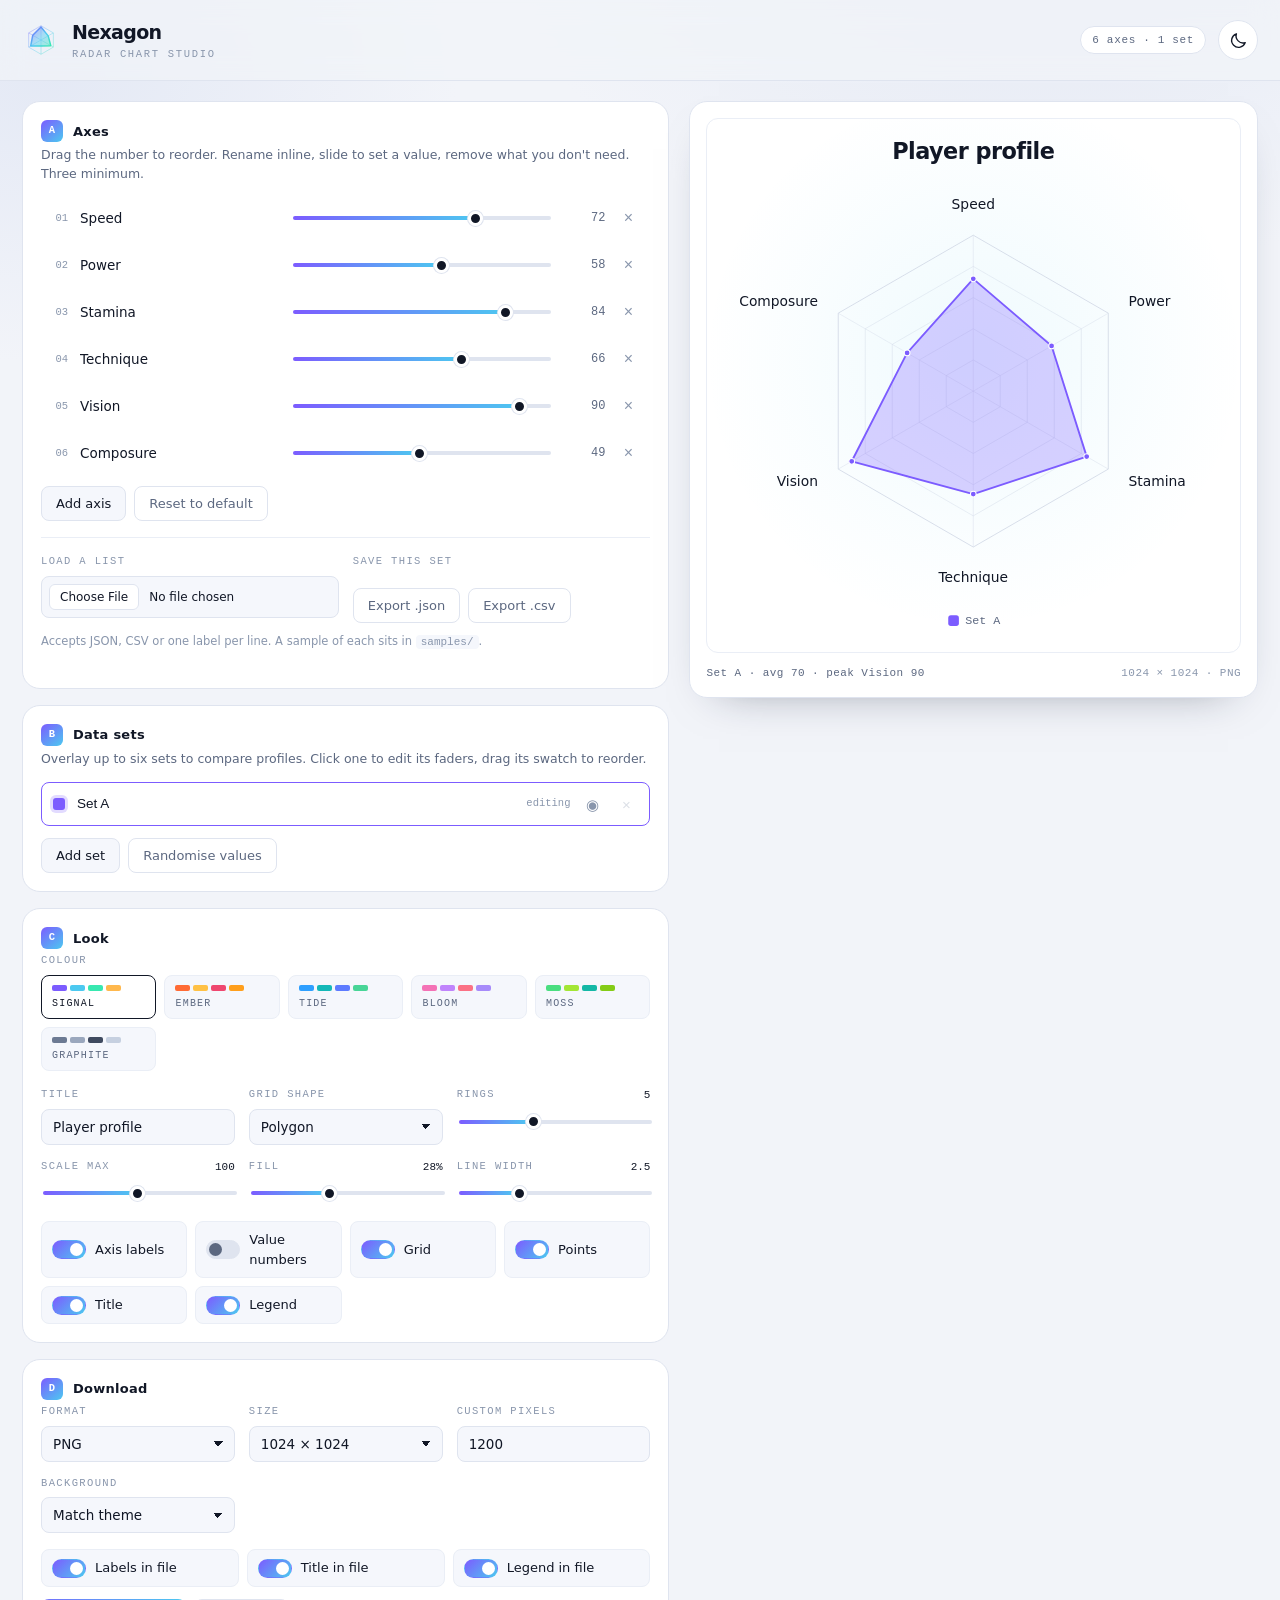
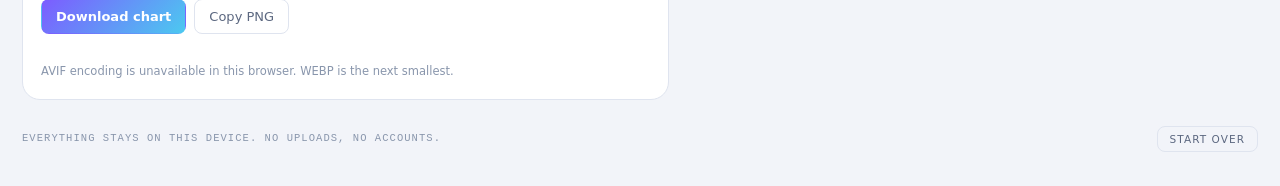
<file: index.html>
<!DOCTYPE html>
<html lang="en" data-theme="dark" data-palette="signal">
<head>
<meta charset="utf-8">
<meta name="viewport" content="width=device-width, initial-scale=1">
<title>Nexagon — radar chart studio</title>
<meta name="description" content="Build, style and export radar charts. Runs entirely in your browser.">
<meta name="color-scheme" content="dark light">
<link rel="canonical" href="https://radar.reizu.dev/">

<meta name="theme-color" content="#080B12">

<meta property="og:type" content="website">
<meta property="og:site_name" content="Nexagon">
<meta property="og:title" content="Nexagon — radar chart studio">
<meta property="og:description" content="Build, style and export radar charts. Runs entirely in your browser.">
<meta property="og:url" content="https://radar.reizu.dev/">
<meta property="og:image" content="https://radar.reizu.dev/assets/social-card.png">
<meta property="og:image:width" content="1200">
<meta property="og:image:height" content="630">
<meta property="og:image:alt" content="Nexagon, a radar chart studio">
<meta name="twitter:card" content="summary_large_image">
<meta name="twitter:title" content="Nexagon — radar chart studio">
<meta name="twitter:description" content="Build, style and export radar charts. Runs entirely in your browser.">
<meta name="twitter:image" content="https://radar.reizu.dev/assets/social-card.png">

<link rel="icon" href="assets/favicon.svg" type="image/svg+xml">
<link rel="alternate icon" href="assets/favicon-32.png" sizes="32x32">
<link rel="apple-touch-icon" href="assets/apple-touch-icon.png">
<link rel="manifest" href="site.webmanifest">
<link rel="stylesheet" href="css/styles.css">
<script>
  /* Applied before paint so there is no flash of the wrong theme. */
  (function () {
    try {
      var t = localStorage.getItem('nexagon.theme');
      if (!t) t = matchMedia('(prefers-color-scheme: light)').matches ? 'light' : 'dark';
      document.documentElement.setAttribute('data-theme', t);
      var m = document.querySelector('meta[name="theme-color"]');
      if (m) m.setAttribute('content', t === 'light' ? '#F2F4F9' : '#080B12');
      var s = JSON.parse(localStorage.getItem('nexagon.state.v1') || '{}');
      if (s && s.palette) document.documentElement.setAttribute('data-palette', s.palette);
    } catch (e) {}
  })();
</script>
</head>
<body>

<a class="skip" href="#chart-card">Skip to chart</a>

<header class="topbar">
  <div class="brand">
    <svg class="brand-mark" viewBox="0 0 64 64" aria-hidden="true">
      <defs>
        <linearGradient id="bm" x1="0" y1="0" x2="1" y2="1">
          <stop offset="0" stop-color="var(--c1)"/>
          <stop offset="0.55" stop-color="var(--c2)"/>
          <stop offset="1" stop-color="var(--c3)"/>
        </linearGradient>
      </defs>
      <g fill="none" stroke="url(#bm)" stroke-width="1.5" stroke-opacity=".4" stroke-linejoin="round">
        <polygon points="32,8 52.78,20 52.78,44 32,56 11.22,44 11.22,20"/>
        <path d="M32 32 L32 8 M32 32 L52.78 20 M32 32 L52.78 44 M32 32 L32 56 M32 32 L11.22 44 M32 32 L11.22 20"/>
      </g>
      <polygon points="32,10 44.12,25 48.45,41.5 32,42 14.68,42 18.14,24"
               fill="url(#bm)" fill-opacity=".45" stroke="url(#bm)" stroke-width="2.5" stroke-linejoin="round"/>
    </svg>
    <div class="brand-text">
      <h1>Nexagon</h1>
      <p>radar chart studio</p>
    </div>
  </div>

  <div class="topbar-actions">
    <span class="stamp" id="stamp">6 axes · 1 set</span>
    <button id="theme-toggle" class="icon-btn" type="button" aria-pressed="false" title="Switch theme">
      <svg class="ico ico-sun" viewBox="0 0 24 24" aria-hidden="true">
        <circle cx="12" cy="12" r="4.6"/>
        <path d="M12 1.6v3M12 19.4v3M22.4 12h-3M4.6 12h-3M19.4 4.6l-2.1 2.1M6.7 17.3l-2.1 2.1M19.4 19.4l-2.1-2.1M6.7 6.7L4.6 4.6"/>
      </svg>
      <svg class="ico ico-moon" viewBox="0 0 24 24" aria-hidden="true">
        <path d="M20.5 14.6A8.8 8.8 0 0 1 9.4 3.5a8.8 8.8 0 1 0 11.1 11.1z"/>
      </svg>
      <span class="sr-only">Switch theme</span>
    </button>
  </div>
</header>

<main class="layout">

  <!-- ─────────── controls ─────────── -->
  <div class="controls">

    <section class="panel">
      <h2 class="panel-title"><span class="tick">A</span>Axes</h2>
      <p class="panel-note">Drag the number to reorder. Rename inline, slide to set a value, remove what you don't need. Three minimum.</p>

      <div id="axis-list" class="axis-list"></div>

      <div class="row-actions">
        <button id="add-axis" class="btn" type="button">Add axis</button>
        <button id="reset-axes" class="btn btn-quiet" type="button">Reset to default</button>
      </div>

      <div class="divider"></div>

      <div class="field-grid">
        <label class="field">
          <span class="field-label">Load a list</span>
          <input id="upload" type="file" accept=".json,.csv,.txt,.tsv" class="file-input">
        </label>
        <div class="field">
          <span class="field-label">Save this set</span>
          <div class="row-actions">
            <button id="save-json" class="btn btn-quiet" type="button">Export .json</button>
            <button id="save-csv" class="btn btn-quiet" type="button">Export .csv</button>
          </div>
        </div>
      </div>
      <p class="hint">Accepts JSON, CSV or one label per line. A sample of each sits in <code>samples/</code>.</p>
      <p class="status" id="upload-status" role="status" aria-live="polite"></p>
    </section>

    <section class="panel">
      <h2 class="panel-title"><span class="tick">B</span>Data sets</h2>
      <p class="panel-note">Overlay up to six sets to compare profiles. Click one to edit its faders, drag its swatch to reorder.</p>
      <div id="series-list" class="series-list"></div>
      <div class="row-actions">
        <button id="add-series" class="btn" type="button">Add set</button>
        <button id="randomise" class="btn btn-quiet" type="button">Randomise values</button>
      </div>
    </section>

    <section class="panel">
      <h2 class="panel-title"><span class="tick">C</span>Look</h2>

      <span class="field-label">Colour</span>
      <div id="palette-list" class="palette-list" role="radiogroup" aria-label="Colour palette"></div>

      <div class="field-grid">
        <label class="field">
          <span class="field-label">Title</span>
          <input id="title" class="text-input" type="text" maxlength="60" placeholder="Untitled profile">
        </label>
        <label class="field">
          <span class="field-label">Grid shape</span>
          <select id="shape" class="select">
            <option value="polygon">Polygon</option>
            <option value="circle">Circle</option>
          </select>
        </label>
        <label class="field">
          <span class="field-label">Rings <output id="levels-out" class="num">5</output></span>
          <input id="levels" class="range" type="range" min="2" max="10" step="1">
        </label>
        <label class="field">
          <span class="field-label">Scale max <output id="max-out" class="num">100</output></span>
          <input id="max" class="range" type="range" min="5" max="200" step="5">
        </label>
        <label class="field">
          <span class="field-label">Fill <output id="fill-out" class="num">28%</output></span>
          <input id="fill" class="range" type="range" min="0" max="70" step="1">
        </label>
        <label class="field">
          <span class="field-label">Line width <output id="stroke-out" class="num">2.5</output></span>
          <input id="stroke" class="range" type="range" min="1" max="6" step="0.5">
        </label>
      </div>

      <div class="notice" id="scale-notice" hidden>
        <p class="notice-text" id="scale-notice-text"></p>
        <div class="row-actions">
          <button id="fit-scale" class="btn" type="button">Raise scale</button>
          <button id="clamp-scale" class="btn btn-quiet" type="button">Set them to the limit</button>
        </div>
      </div>

      <div class="toggle-grid">
        <label class="toggle"><input id="show-labels" type="checkbox"><span>Axis labels</span></label>
        <label class="toggle"><input id="show-values" type="checkbox"><span>Value numbers</span></label>
        <label class="toggle"><input id="show-grid" type="checkbox"><span>Grid</span></label>
        <label class="toggle"><input id="show-points" type="checkbox"><span>Points</span></label>
        <label class="toggle"><input id="show-title" type="checkbox"><span>Title</span></label>
        <label class="toggle"><input id="show-legend" type="checkbox"><span>Legend</span></label>
      </div>
    </section>

    <section class="panel">
      <h2 class="panel-title"><span class="tick">D</span>Download</h2>

      <div class="field-grid">
        <label class="field">
          <span class="field-label">Format</span>
          <select id="format" class="select">
            <option value="image/png">PNG</option>
            <option value="image/jpeg">JPG</option>
            <option value="image/webp">WEBP</option>
            <option value="image/avif">AVIF</option>
            <option value="svg">SVG (vector)</option>
          </select>
        </label>
        <label class="field">
          <span class="field-label">Size</span>
          <select id="size" class="select">
            <option value="512">512 × 512</option>
            <option value="800">800 × 800</option>
            <option value="1024" selected>1024 × 1024</option>
            <option value="1600">1600 × 1600</option>
            <option value="2048">2048 × 2048</option>
            <option value="4096">4096 × 4096</option>
            <option value="custom">Custom…</option>
          </select>
        </label>
        <label class="field" id="custom-size-field" hidden>
          <span class="field-label">Custom pixels</span>
          <input id="custom-size" class="text-input" type="number" min="64" max="8192" step="1" value="1200">
        </label>
        <label class="field">
          <span class="field-label">Background</span>
          <select id="export-bg" class="select">
            <option value="theme">Match theme</option>
            <option value="dark">Dark</option>
            <option value="light">Light</option>
            <option value="transparent">Transparent</option>
          </select>
        </label>
      </div>

      <div class="toggle-grid">
        <label class="toggle"><input id="export-labels" type="checkbox" checked><span>Labels in file</span></label>
        <label class="toggle"><input id="export-title" type="checkbox" checked><span>Title in file</span></label>
        <label class="toggle"><input id="export-legend" type="checkbox" checked><span>Legend in file</span></label>
      </div>

      <div class="row-actions">
        <button id="download" class="btn btn-primary" type="button">Download chart</button>
        <button id="copy-png" class="btn btn-quiet" type="button">Copy PNG</button>
      </div>
      <p class="status" id="export-status" role="status" aria-live="polite"></p>
      <p class="hint" id="format-hint"></p>
    </section>

  </div>

  <!-- ─────────── chart ─────────── -->
  <div class="stage">
    <section class="chart-card" id="chart-card">
      <div class="scope" id="scope" aria-label="Radar chart preview"></div>
      <footer class="chart-foot">
        <span id="readout" class="readout">—</span>
        <span class="dims" id="dims">1024 × 1024 · PNG</span>
      </footer>
    </section>
  </div>

</main>

<footer class="pagefoot">
  <span>Everything stays on this device. No uploads, no accounts.</span>
  <button id="reset-all" class="btn btn-quiet" type="button">Start over</button>
</footer>

<script src="js/chart.js"></script>
<script src="js/export.js"></script>
<script src="js/app.js"></script>
</body>
</html>
</file>
<file: css/styles.css>
/* ============================================================
   Nexagon — radar chart studio
   Tokens: theme (dark/light) × palette (series colours)
   ============================================================ */

:root {
  --sans: ui-sans-serif, system-ui, -apple-system, "Segoe UI", Roboto, "Helvetica Neue", Arial, sans-serif;
  --mono: ui-monospace, "SF Mono", "JetBrains Mono", "Cascadia Mono", Menlo, Consolas, monospace;

  --r-sm: 8px;
  --r-md: 12px;
  --r-lg: 18px;
  --gutter: 22px;
  --shadow: 0 20px 50px -28px rgb(0 0 0 / 0.75);
  --speed: 160ms;
}

/* ---------- theme: dark (default) ---------- */
html[data-theme="dark"] {
  --bg: #080B12;
  --bg-glow: #101728;
  --panel: #0F1420;
  --panel-2: #151C2B;
  --ink: #E9EEF9;
  --ink-dim: #8A97AF;
  --ink-faint: #5A6780;
  --line: #1E2637;
  --line-soft: #171E2C;
  --chart-bg: #0B101B;
  --grid: #2A3547;
  --shadow: 0 24px 60px -30px rgb(0 0 0 / 0.9);
}

/* ---------- theme: light ---------- */
html[data-theme="light"] {
  --bg: #F2F4F9;
  --bg-glow: #E4E9F5;
  --panel: #FFFFFF;
  --panel-2: #F5F7FC;
  --ink: #111726;
  --ink-dim: #5C6880;
  --ink-faint: #8996AC;
  --line: #DFE4EF;
  --line-soft: #EAEEF6;
  --chart-bg: #FFFFFF;
  --grid: #D3DAE7;
  --shadow: 0 18px 44px -30px rgb(23 33 56 / 0.5);
}

/* ---------- palettes ---------- */
html[data-palette="signal"]   { --c1:#7C5CFF; --c2:#4CC9F0; --c3:#38E8B0; --c4:#FFB84D; --c5:#FF6B9A; --c6:#B0FF6B; }
html[data-palette="ember"]    { --c1:#FF6B35; --c2:#FFC145; --c3:#EF476F; --c4:#FF9F1C; --c5:#C1121F; --c6:#FFD9A0; }
html[data-palette="tide"]     { --c1:#2E9FFF; --c2:#14B8B8; --c3:#5D7BFF; --c4:#48D597; --c5:#8AB6FF; --c6:#0E7490; }
html[data-palette="bloom"]    { --c1:#F472B6; --c2:#C084FC; --c3:#FB7185; --c4:#A78BFA; --c5:#FDBA74; --c6:#67E8F9; }
html[data-palette="moss"]     { --c1:#4ADE80; --c2:#A3E635; --c3:#14B8A6; --c4:#84CC16; --c5:#22C55E; --c6:#CFF67B; }
html[data-palette="graphite"] { --c1:#6C7A93; --c2:#9AA7BD; --c3:#3F4A5F; --c4:#C6D0E0; --c5:#818CA0; --c6:#525E75; }

html { --accent: var(--c2); }
html[data-palette="ember"]  { --accent: var(--c1); }
html[data-palette="bloom"]  { --accent: var(--c2); }

/* ============================================================ */

* { box-sizing: border-box; }

html, body { height: 100%; }

body {
  margin: 0;
  font-family: var(--sans);
  font-size: 15px;
  line-height: 1.5;
  color: var(--ink);
  background:
    radial-gradient(900px 620px at 82% -12%, var(--bg-glow), transparent 62%),
    radial-gradient(700px 500px at 4% 8%, var(--bg-glow), transparent 58%),
    var(--bg);
  background-attachment: fixed;
  -webkit-font-smoothing: antialiased;
  transition: background-color var(--speed) ease, color var(--speed) ease;
}

.sr-only {
  position: absolute; width: 1px; height: 1px; padding: 0; margin: -1px;
  overflow: hidden; clip: rect(0 0 0 0); white-space: nowrap; border: 0;
}

.skip {
  position: absolute; left: -999px; top: 8px; z-index: 50;
  background: var(--panel); color: var(--ink); padding: 10px 14px;
  border-radius: var(--r-sm); border: 1px solid var(--line);
}
.skip:focus { left: 12px; }

:focus-visible {
  outline: 2px solid var(--accent);
  outline-offset: 2px;
  border-radius: 4px;
}

/* ---------- top bar ---------- */

.topbar {
  display: flex; align-items: center; justify-content: space-between;
  gap: 16px; flex-wrap: wrap;
  padding: 18px var(--gutter);
  border-bottom: 1px solid var(--line);
  background: color-mix(in srgb, var(--bg) 72%, transparent);
  backdrop-filter: blur(14px);
  position: sticky; top: 0; z-index: 20;
}

.brand { display: flex; align-items: center; gap: 12px; }
.brand-mark { width: 38px; height: 38px; flex: none; }
.brand-text h1 {
  margin: 0; font-size: 19px; font-weight: 640;
  letter-spacing: -0.035em;
}
.brand-text p {
  margin: 0; font-family: var(--mono);
  font-size: 10.5px; letter-spacing: 0.16em; text-transform: uppercase;
  color: var(--ink-faint);
}

.topbar-actions { display: flex; align-items: center; gap: 12px; }

.stamp {
  font-family: var(--mono); font-size: 11px; letter-spacing: 0.06em;
  color: var(--ink-dim);
  border: 1px solid var(--line); border-radius: 999px;
  padding: 5px 11px; background: var(--panel);
}

.icon-btn {
  width: 40px; height: 40px; flex: none;
  display: grid; place-items: center; position: relative;
  border-radius: 999px; cursor: pointer;
  border: 1px solid var(--line);
  background: var(--panel);
  color: var(--ink);
  transition: border-color var(--speed), transform var(--speed), background var(--speed);
}
.icon-btn:hover { border-color: var(--accent); transform: translateY(-1px); }

.ico {
  width: 19px; height: 19px; position: absolute;
  fill: none; stroke: currentColor; stroke-width: 1.7;
  stroke-linecap: round; stroke-linejoin: round;
  transition: opacity var(--speed) ease, transform 320ms cubic-bezier(.5,-0.2,.3,1.4);
}
html[data-theme="dark"]  .ico-sun  { opacity: 1; transform: rotate(0)      scale(1); }
html[data-theme="dark"]  .ico-moon { opacity: 0; transform: rotate(-70deg) scale(.4); }
html[data-theme="light"] .ico-sun  { opacity: 0; transform: rotate(70deg)  scale(.4); }
html[data-theme="light"] .ico-moon { opacity: 1; transform: rotate(0)      scale(1); }

/* ---------- layout ---------- */

.layout {
  display: grid;
  grid-template-columns: minmax(0, 1fr) minmax(360px, 46%);
  gap: 20px;
  padding: 20px var(--gutter) 8px;
  max-width: 1560px;
  margin: 0 auto;
  align-items: start;
}

.controls { display: flex; flex-direction: column; gap: 16px; min-width: 0; }

.stage { position: sticky; top: 96px; min-width: 0; }

/* ---------- panels ---------- */

.panel {
  background: var(--panel);
  border: 1px solid var(--line);
  border-radius: var(--r-lg);
  padding: 18px;
}

.panel-title {
  display: flex; align-items: center; gap: 10px;
  margin: 0 0 4px; font-size: 13px; font-weight: 620;
  letter-spacing: 0.02em;
}
.tick {
  width: 22px; height: 22px; display: grid; place-items: center;
  border-radius: 6px; flex: none;
  font-family: var(--mono); font-size: 10.5px; font-weight: 600;
  color: var(--bg);
  background: linear-gradient(140deg, var(--c1), var(--c2));
}
html[data-theme="light"] .tick { color: #fff; }

.panel-note { margin: 0 0 14px; font-size: 12.5px; color: var(--ink-dim); }

.divider { height: 1px; background: var(--line-soft); margin: 16px 0; }

.hint { margin: 10px 0 0; font-size: 11.5px; color: var(--ink-faint); }
.hint code {
  font-family: var(--mono); font-size: 11px;
  background: var(--panel-2); padding: 1px 5px; border-radius: 4px;
}
.status { margin: 8px 0 0; font-family: var(--mono); font-size: 11.5px; color: var(--accent); min-height: 1em; }
.status[data-tone="error"] { color: var(--c5); }

/* ---------- controls: generic ---------- */

.field-grid {
  display: grid; grid-template-columns: repeat(auto-fit, minmax(170px, 1fr));
  gap: 14px;
}
.field { display: flex; flex-direction: column; gap: 6px; min-width: 0; }

.field-label {
  display: flex; align-items: center; justify-content: space-between; gap: 8px;
  font-family: var(--mono); font-size: 10.5px; letter-spacing: 0.13em;
  text-transform: uppercase; color: var(--ink-faint);
}
.num { font-family: var(--mono); font-size: 11px; color: var(--ink); letter-spacing: 0; }

.text-input, .select, .file-input {
  width: 100%; font-family: var(--sans); font-size: 13.5px;
  color: var(--ink); background: var(--panel-2);
  border: 1px solid var(--line); border-radius: var(--r-sm);
  padding: 9px 11px;
  transition: border-color var(--speed);
}
.text-input:hover, .select:hover { border-color: var(--ink-faint); }
.select {
  appearance: none; cursor: pointer; padding-right: 30px;
  background-image: linear-gradient(45deg, transparent 50%, currentColor 50%),
                    linear-gradient(135deg, currentColor 50%, transparent 50%);
  background-position: calc(100% - 16px) 50%, calc(100% - 11px) 50%;
  background-size: 5px 5px, 5px 5px;
  background-repeat: no-repeat;
}
.file-input { padding: 7px; font-size: 12px; cursor: pointer; }
.file-input::file-selector-button {
  font-family: var(--sans); font-size: 12px; color: var(--ink);
  background: var(--panel); border: 1px solid var(--line);
  border-radius: 6px; padding: 5px 10px; margin-right: 10px; cursor: pointer;
}

/* faders */
.range {
  -webkit-appearance: none; appearance: none;
  width: 100%; height: 20px; background: transparent; cursor: pointer;
}
.range::-webkit-slider-runnable-track {
  height: 4px; border-radius: 3px;
  background: linear-gradient(90deg, var(--c1), var(--c2)) 0/var(--pct, 50%) 100% no-repeat, var(--line);
}
.range::-moz-range-track { height: 4px; border-radius: 3px; background: var(--line); }
.range::-moz-range-progress { height: 4px; border-radius: 3px; background: linear-gradient(90deg, var(--c1), var(--c2)); }
.range::-webkit-slider-thumb {
  -webkit-appearance: none; appearance: none;
  width: 15px; height: 15px; margin-top: -5.5px;
  border-radius: 50%; background: var(--ink);
  border: 3px solid var(--panel);
  box-shadow: 0 0 0 1px var(--line);
  transition: transform var(--speed);
}
.range::-moz-range-thumb {
  width: 15px; height: 15px; border-radius: 50%;
  background: var(--ink); border: 3px solid var(--panel);
  box-shadow: 0 0 0 1px var(--line);
}
.range:hover::-webkit-slider-thumb { transform: scale(1.18); }

/* buttons */
.btn {
  font-family: var(--sans); font-size: 13px; font-weight: 520;
  color: var(--ink); background: var(--panel-2);
  border: 1px solid var(--line); border-radius: var(--r-sm);
  padding: 9px 14px; cursor: pointer;
  transition: border-color var(--speed), transform var(--speed), background var(--speed);
}
.btn:hover { border-color: var(--accent); transform: translateY(-1px); }
.btn:active { transform: translateY(0); }
.btn-quiet { background: transparent; color: var(--ink-dim); }
.btn[disabled] { opacity: .4; cursor: not-allowed; transform: none; border-color: var(--line); }
.btn-primary {
  background: linear-gradient(135deg, var(--c1), var(--c2));
  border-color: transparent; color: #08111F; font-weight: 620;
}
html[data-theme="light"] .btn-primary { color: #fff; }
.btn-primary:hover { filter: brightness(1.08); }

.row-actions { display: flex; flex-wrap: wrap; gap: 8px; margin-top: 12px; }

/* toggles */
.toggle-grid {
  display: grid; grid-template-columns: repeat(auto-fit, minmax(140px, 1fr));
  gap: 8px; margin-top: 16px;
}
.toggle {
  display: flex; align-items: center; gap: 9px;
  font-size: 13px; cursor: pointer; user-select: none;
  padding: 8px 10px; border-radius: var(--r-sm);
  border: 1px solid var(--line-soft); background: var(--panel-2);
  transition: border-color var(--speed);
}
.toggle:hover { border-color: var(--ink-faint); }
.toggle input {
  appearance: none; -webkit-appearance: none;
  width: 34px; height: 19px; flex: none; margin: 0;
  border-radius: 999px; background: var(--line);
  border: 1px solid var(--line); position: relative; cursor: pointer;
  transition: background var(--speed);
}
.toggle input::after {
  content: ""; position: absolute; top: 2px; left: 2px;
  width: 13px; height: 13px; border-radius: 50%;
  background: var(--ink-dim);
  transition: transform var(--speed) ease, background var(--speed);
}
.toggle input:checked { background: linear-gradient(135deg, var(--c1), var(--c2)); border-color: transparent; }
.toggle input:checked::after { transform: translateX(15px); background: #fff; }

/* ---------- axis rows ---------- */

.axis-list { display: flex; flex-direction: column; gap: 6px; }

.axis-row {
  display: grid;
  grid-template-columns: 18px minmax(90px, 1.1fr) minmax(90px, 1.4fr) 46px auto;
  align-items: center; gap: 10px;
  padding: 6px 8px; border-radius: var(--r-sm);
  border: 1px solid transparent;
  transition: background var(--speed), border-color var(--speed);
}
.axis-row:hover { background: var(--panel-2); border-color: var(--line-soft); }

.axis-index {
  font-family: var(--mono); font-size: 10.5px; color: var(--ink-faint);
  text-align: right; background: transparent; border: 0; padding: 3px 0;
}
.axis-name {
  font-family: var(--sans); font-size: 13.5px; color: var(--ink);
  background: transparent; border: 0; border-bottom: 1px solid transparent;
  padding: 5px 2px; min-width: 0;
}
.axis-name:hover { border-bottom-color: var(--line); }
.axis-name:focus { border-bottom-color: var(--accent); outline: none; }
.axis-value {
  font-family: var(--mono); font-size: 12px; color: var(--ink-dim);
  text-align: right; letter-spacing: 0;
}
.axis-kill {
  width: 26px; height: 26px; display: grid; place-items: center;
  border: 0; border-radius: 6px; cursor: pointer;
  background: transparent; color: var(--ink-faint);
  font-size: 16px; line-height: 1;
  transition: color var(--speed), background var(--speed);
}
.axis-kill:hover { color: var(--c5); background: var(--panel); }
.axis-kill[disabled] { opacity: .3; cursor: not-allowed; }

/* ---------- series ---------- */

.series-list { display: flex; flex-direction: column; gap: 8px; }

.series-row {
  display: flex; align-items: center; gap: 10px;
  padding: 9px 11px; border-radius: var(--r-sm);
  border: 1px solid var(--line-soft); background: var(--panel-2);
  cursor: pointer;
  transition: border-color var(--speed), background var(--speed);
}
.series-row:hover { border-color: var(--ink-faint); }
.series-row[data-active="true"] { border-color: var(--swatch); background: var(--panel); }

.series-dot {
  width: 12px; height: 12px; border-radius: 3px; flex: none;
  padding: 0; border: 0; appearance: none;
  background: var(--swatch);
  box-shadow: 0 0 0 3px color-mix(in srgb, var(--swatch) 22%, transparent);
}
.series-name {
  flex: 1; min-width: 0; font-size: 13.5px; color: var(--ink);
  background: transparent; border: 0; padding: 2px;
  border-bottom: 1px solid transparent;
}
.series-name:focus { border-bottom-color: var(--accent); outline: none; }
.series-meta { font-family: var(--mono); font-size: 10.5px; color: var(--ink-faint); }

.mini-btn {
  border: 0; background: transparent; cursor: pointer;
  color: var(--ink-faint); font-size: 15px; line-height: 1;
  width: 24px; height: 24px; border-radius: 6px;
}
.mini-btn:hover { color: var(--ink); background: var(--panel-2); }
.mini-btn[disabled] { opacity: .3; cursor: not-allowed; }

/* ---------- reordering ---------- */

.grip {
  cursor: grab;
  touch-action: none;              /* let a touch drag the row, not scroll the page */
  transition: color var(--speed), transform var(--speed), box-shadow var(--speed);
}
.grip:hover { color: var(--ink); }
.axis-row:hover .grip { color: var(--ink-dim); }
.series-dot.grip:hover { transform: scale(1.15); }

.dragging {
  cursor: grabbing;
  background: var(--panel-2) !important;
  border-color: var(--accent) !important;
  box-shadow: 0 14px 30px -18px rgb(0 0 0 / 0.75);
}
.sorting { cursor: grabbing; user-select: none; }
.sorting .grip { cursor: grabbing; }

/* a value parked above the current scale */
.axis-row.over .axis-value { color: var(--c4); }

.notice {
  margin-top: 16px; padding: 12px 13px;
  border-radius: var(--r-sm);
  border: 1px solid color-mix(in srgb, var(--c4) 42%, var(--line));
  background: color-mix(in srgb, var(--c4) 8%, var(--panel-2));
}
.notice-text { margin: 0; font-size: 12.5px; color: var(--ink-dim); }
.notice .row-actions { margin-top: 10px; }

/* ---------- palette swatches ---------- */

.palette-list {
  display: grid; grid-template-columns: repeat(auto-fit, minmax(96px, 1fr));
  gap: 8px; margin: 6px 0 16px;
}
.palette-chip {
  display: flex; flex-direction: column; gap: 7px; align-items: flex-start;
  padding: 9px 10px; cursor: pointer;
  border-radius: var(--r-sm);
  border: 1px solid var(--line-soft); background: var(--panel-2);
  transition: border-color var(--speed), transform var(--speed);
}
.palette-chip:hover { transform: translateY(-1px); border-color: var(--ink-faint); }
.palette-chip[aria-checked="true"] { border-color: var(--ink); background: var(--panel); }
.palette-chip .bars { display: flex; gap: 3px; }
.palette-chip .bars i { width: 15px; height: 6px; border-radius: 2px; }
.palette-chip .name {
  font-family: var(--mono); font-size: 10px; letter-spacing: 0.12em;
  text-transform: uppercase; color: var(--ink-dim);
}
.palette-chip[aria-checked="true"] .name { color: var(--ink); }

/* ---------- chart card ---------- */

.chart-card {
  background: var(--panel);
  border: 1px solid var(--line);
  border-radius: var(--r-lg);
  box-shadow: var(--shadow);
  padding: 16px;
  display: flex; flex-direction: column; gap: 12px;
}

.scope {
  position: relative;
  border-radius: var(--r-md);
  overflow: hidden;
  background:
    radial-gradient(circle at 50% 45%, color-mix(in srgb, var(--accent) 9%, transparent), transparent 68%),
    var(--chart-bg);
  border: 1px solid var(--line-soft);
}
.scope svg { display: block; width: 100%; height: auto; }

.chart-foot {
  display: flex; align-items: center; justify-content: space-between;
  gap: 12px; flex-wrap: wrap;
  font-family: var(--mono); font-size: 11px; color: var(--ink-faint);
  letter-spacing: 0.04em;
}
.readout { color: var(--ink-dim); }
.dims { text-transform: uppercase; }

.pagefoot {
  max-width: 1560px; margin: 0 auto;
  padding: 18px var(--gutter) 34px;
  font-family: var(--mono); font-size: 10.5px; letter-spacing: 0.1em;
  text-transform: uppercase; color: var(--ink-faint);
  display: flex; align-items: center; justify-content: space-between; gap: 16px;
}

.pagefoot .btn {
  font-size: 10.5px; letter-spacing: 0.1em; text-transform: uppercase;
  padding: 6px 12px; flex: none;
}

/* ---------- responsive ---------- */

@media (max-width: 1080px) {
  .layout { grid-template-columns: 1fr; }
  .stage { position: sticky; top: 80px; z-index: 10; order: -1; }
  .chart-card { padding: 12px; }
  .scope { max-height: 46vh; }
  .scope svg { max-height: 46vh; }
}

@media (max-width: 560px) {
  :root { --gutter: 14px; }
  .axis-row {
    grid-template-columns: 18px 1fr 46px 26px;
    grid-template-areas: "idx name val kill" "rng rng rng rng";
    row-gap: 2px;
  }
  .axis-index { grid-area: idx; }
  .axis-name  { grid-area: name; }
  .axis-value { grid-area: val; }
  .axis-kill  { grid-area: kill; }
  .axis-row .range { grid-area: rng; }
  .stamp { display: none; }
}

@media (prefers-reduced-motion: reduce) {
  * { transition-duration: 1ms !important; animation-duration: 1ms !important; }
}
</file>
